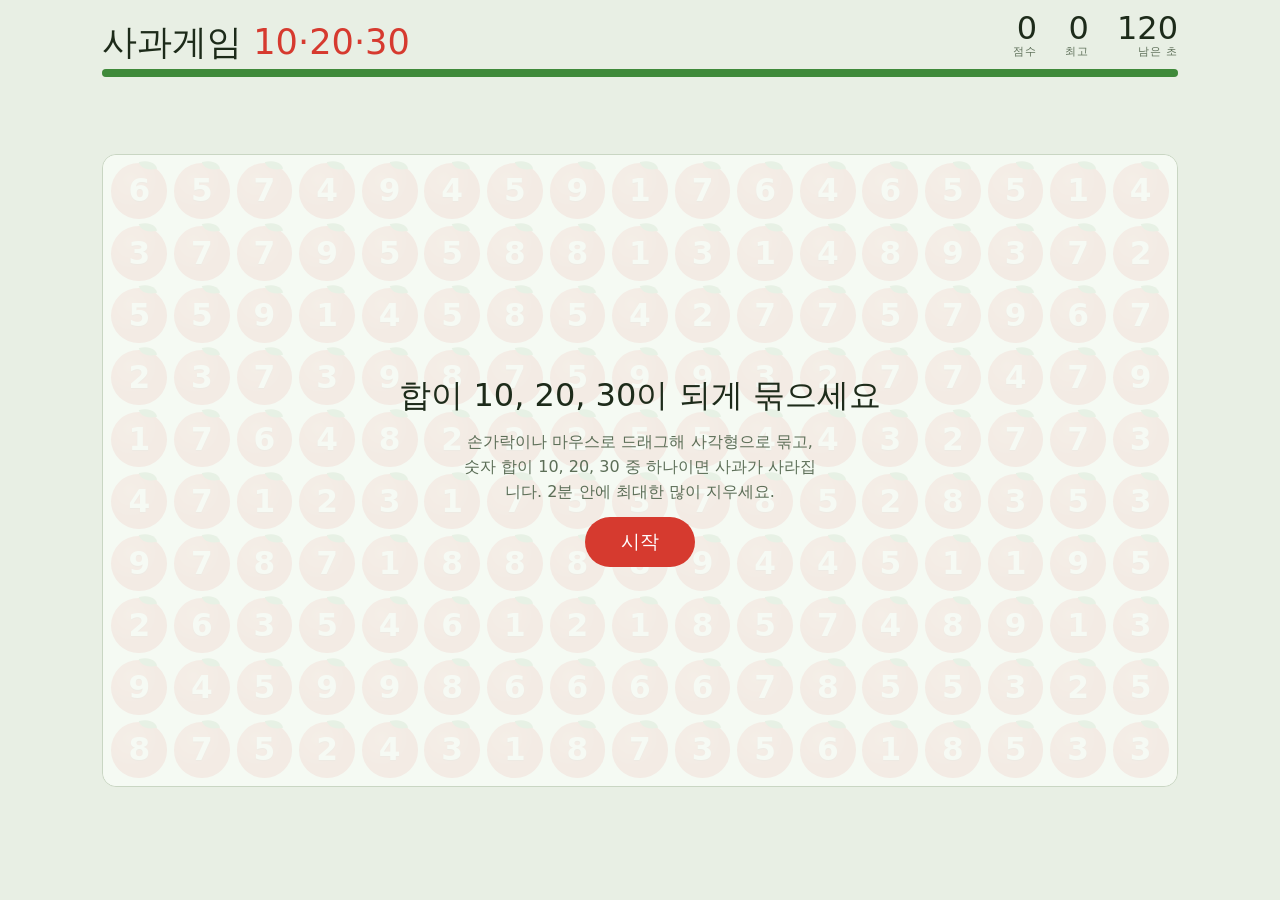
<file: apple-game/index.html>
<!doctype html>
<html lang="ko">
<head>
<meta charset="utf-8">
<meta name="viewport" content="width=device-width, initial-scale=1, viewport-fit=cover, user-scalable=no">
<meta name="theme-color" content="#e8efe4">
<meta name="mobile-web-app-capable" content="yes">
<meta name="apple-mobile-web-app-capable" content="yes">
<title>사과게임 10·20·30</title>
<link rel="manifest" href="manifest.webmanifest">
<link rel="icon" href="icon.svg" type="image/svg+xml">
<link rel="stylesheet" href="style.css">
</head>
<body>
<main class="app">
  <header>
    <h1>사과게임 <span>10·20·30</span></h1>
    <div class="stats">
      <div class="stat"><b id="score">0</b><small>점수</small></div>
      <div class="stat"><b id="best">0</b><small>최고</small></div>
      <div class="stat"><b id="time">120</b><small>남은 초</small></div>
    </div>
  </header>

  <div class="timer" id="timerbar"><i id="timerfill"></i></div>

  <section class="stage">
    <div class="boardbox" id="boardbox">
      <div id="board" role="grid" aria-label="사과 격자"></div>
      <div class="overlay" id="overlay">
        <h2 id="ov-title">합이 10, 20, 30이 되게 묶으세요</h2>
        <p id="ov-text">손가락이나 마우스로 드래그해 사각형으로 묶고, 숫자 합이 10, 20, 30 중 하나이면 사과가 사라집니다. 2분 안에 최대한 많이 지우세요.</p>
        <button id="start" type="button">시작</button>
      </div>
    </div>
  </section>

  <div class="live" id="live" aria-live="polite">&nbsp;</div>
</main>
<script src="game.js"></script>
</body>
</html>
</file>
<file: apple-game/style.css>
/* 레이아웃: 화면 높이를 꽉 채우는 한 화면 앱.
   헤더(점수) → 타이머 → 보드(남는 공간 중앙) → 안내 한 줄.
   보드는 가로·세로 둘 다 화면에 맞게 줄어들어 폰·태블릿·세로/가로 모두 스크롤 없이 보입니다. */
:root{
  --bg:#e8efe4; --panel:#f6faf3; --fg:#1d2b1a; --muted:#5c6e57; --line:#c9d6c3;
  --apple:#d63a2f; --apple-hi:#ef6a5a; --leaf:#3f8a3a; --sel:#f2b526; --ok:#2f9e44;
  --font-display:"Jua","Noto Sans KR",system-ui,sans-serif;
  --font-body:"Noto Sans KR",system-ui,sans-serif;
  --cols:17; --rows:10;
  color-scheme:light;
}
@media (prefers-color-scheme:dark){:root{
  --bg:#142015; --panel:#1b2b1c; --fg:#e6f0e2; --muted:#92a58c; --line:#2f4630;
  --apple:#e0483c; --apple-hi:#ff7a69; --leaf:#5fb35a; --sel:#f5c542; --ok:#4cc364; color-scheme:dark}}

*{box-sizing:border-box;-webkit-tap-highlight-color:transparent}
html,body{height:100%}
body{
  margin:0;background:var(--bg);color:var(--fg);font-family:var(--font-body);font-size:15px;
  overscroll-behavior:none;touch-action:manipulation;
  -webkit-user-select:none;user-select:none;-webkit-touch-callout:none;
}
.app{
  height:100%;max-width:1100px;margin:0 auto;display:flex;flex-direction:column;gap:10px;
  padding-top:max(12px,env(safe-area-inset-top,0px));
  padding-bottom:max(12px,env(safe-area-inset-bottom,0px));
  padding-left:max(12px,env(safe-area-inset-left,0px));
  padding-right:max(12px,env(safe-area-inset-right,0px));
}
header{display:flex;align-items:flex-end;justify-content:space-between;gap:12px}
h1{font-family:var(--font-display);font-weight:400;font-size:clamp(1.3rem,4vw,2.2rem);margin:0;line-height:1}
h1 span{color:var(--apple)}
.stats{display:flex;gap:clamp(12px,3vw,28px);font-variant-numeric:tabular-nums}
.stat{display:flex;flex-direction:column;align-items:flex-end}
.stat b{font-family:var(--font-display);font-weight:400;font-size:clamp(1.3rem,4vw,2rem);line-height:1}
.stat small{color:var(--muted);font-size:.7rem;letter-spacing:.08em}

.timer{height:8px;border-radius:4px;background:var(--line);overflow:hidden;flex:none}
.timer i{display:block;height:100%;width:100%;background:var(--leaf);transform-origin:left;transform:scaleX(1)}
.timer.low i{background:var(--apple)}

/* 남는 세로 공간 안에서 17:10 비율을 유지하며 가능한 크게 */
.stage{flex:1;min-height:0;display:flex;align-items:center;justify-content:center;container-type:size}
.boardbox{
  position:relative;background:var(--panel);border:1px solid var(--line);border-radius:14px;padding:6px;
  container-type:inline-size;
  width:min(100cqw, calc(100cqh * var(--cols) / var(--rows)));
  aspect-ratio:var(--cols) / var(--rows);
}
#board{
  display:grid;width:100%;height:100%;gap:2px;touch-action:none;
  grid-template-columns:repeat(var(--cols),1fr);grid-template-rows:repeat(var(--rows),1fr);
}
.cell{display:flex;align-items:center;justify-content:center;position:relative;border-radius:6px;min-width:0;min-height:0}
.apple{
  width:92%;height:92%;border-radius:50%;display:flex;align-items:center;justify-content:center;position:relative;
  background:radial-gradient(circle at 35% 30%,var(--apple-hi),var(--apple) 62%);
  color:#fff;font-weight:700;font-size:calc(100cqw / var(--cols) * .5);line-height:1;
  text-shadow:0 1px 1px rgba(0,0,0,.35);transition:transform .12s;
}
.apple::before{content:"";position:absolute;top:-6%;left:52%;width:28%;height:20%;background:var(--leaf);border-radius:0 100% 0 100%;transform:rotate(-15deg)}
.cell.sel{background:color-mix(in srgb,var(--sel) 45%,transparent);outline:2px solid var(--sel)}
.cell.sel.good{background:color-mix(in srgb,var(--ok) 45%,transparent);outline-color:var(--ok)}
.cell.sel .apple{transform:scale(1.08)}
.cell.gone .apple{display:none}
.cell.pop .apple{display:flex;animation:pop .35s forwards}
@keyframes pop{to{transform:scale(1.6);opacity:0}}

.live{flex:none;min-height:1.6em;text-align:center;color:var(--muted);font-variant-numeric:tabular-nums}
.live b{color:var(--fg)}
.live .ok{color:var(--ok);font-weight:700}

.overlay{
  position:absolute;inset:0;border-radius:14px;background:color-mix(in srgb,var(--panel) 92%,transparent);
  display:flex;flex-direction:column;align-items:center;justify-content:center;gap:12px;text-align:center;padding:16px;
}
.overlay[hidden]{display:none}
.overlay h2{font-family:var(--font-display);font-weight:400;font-size:clamp(1.3rem,5vw,2rem);margin:0;text-wrap:balance}
.overlay p{margin:0;color:var(--muted);max-width:36ch;line-height:1.55;font-size:clamp(.8rem,2.4vw,1rem)}
button{
  font:inherit;font-family:var(--font-display);font-size:1.2rem;background:var(--apple);color:#fff;border:0;
  border-radius:999px;padding:12px 36px;min-height:48px;cursor:pointer;touch-action:manipulation;
}
button:hover{filter:brightness(1.08)}
button:focus-visible{outline:3px solid var(--sel);outline-offset:2px}

/* 가로로 누운 폰: 세로 공간이 부족하므로 헤더·안내를 더 작게 */
@media (max-height:480px){
  .app{gap:6px}
  .overlay p{display:none}
  .overlay{gap:8px}
}
@media (prefers-reduced-motion:reduce){.apple{transition:none}.cell.pop .apple{animation:none}}
</file>
